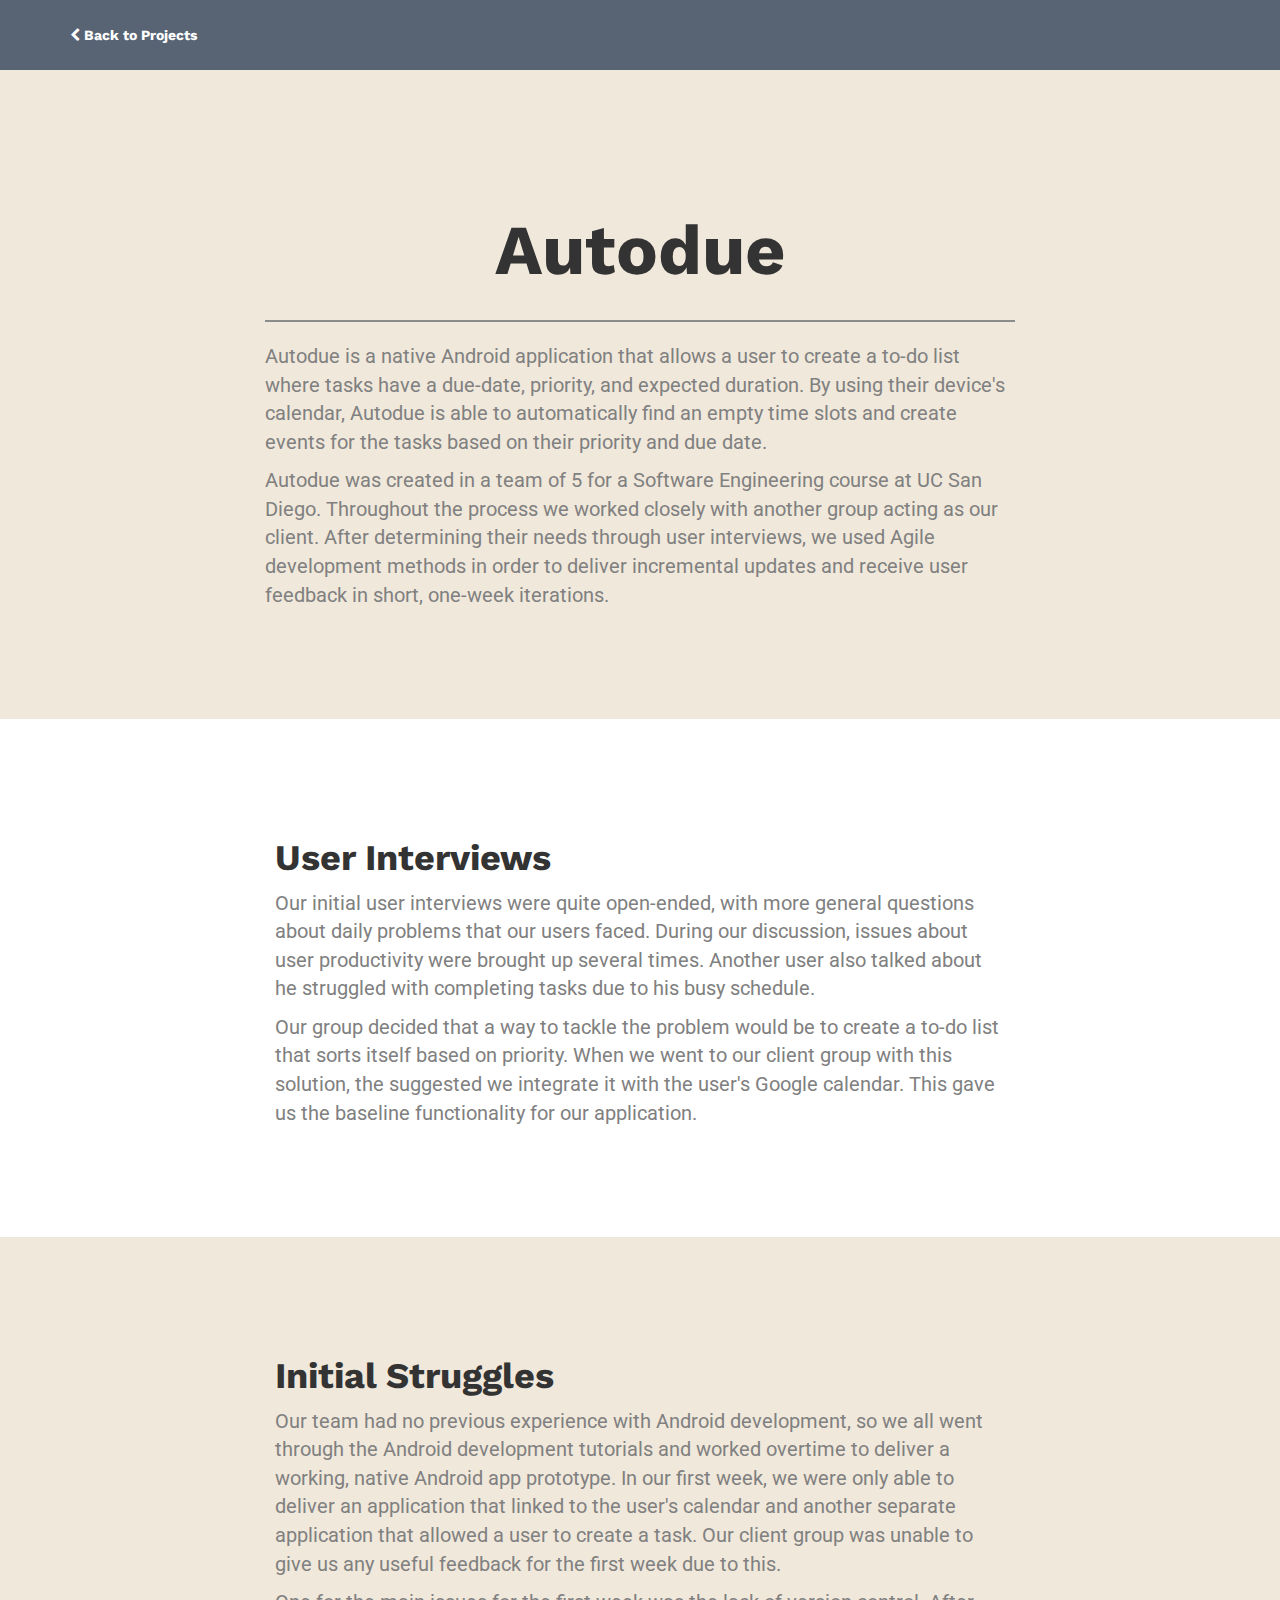
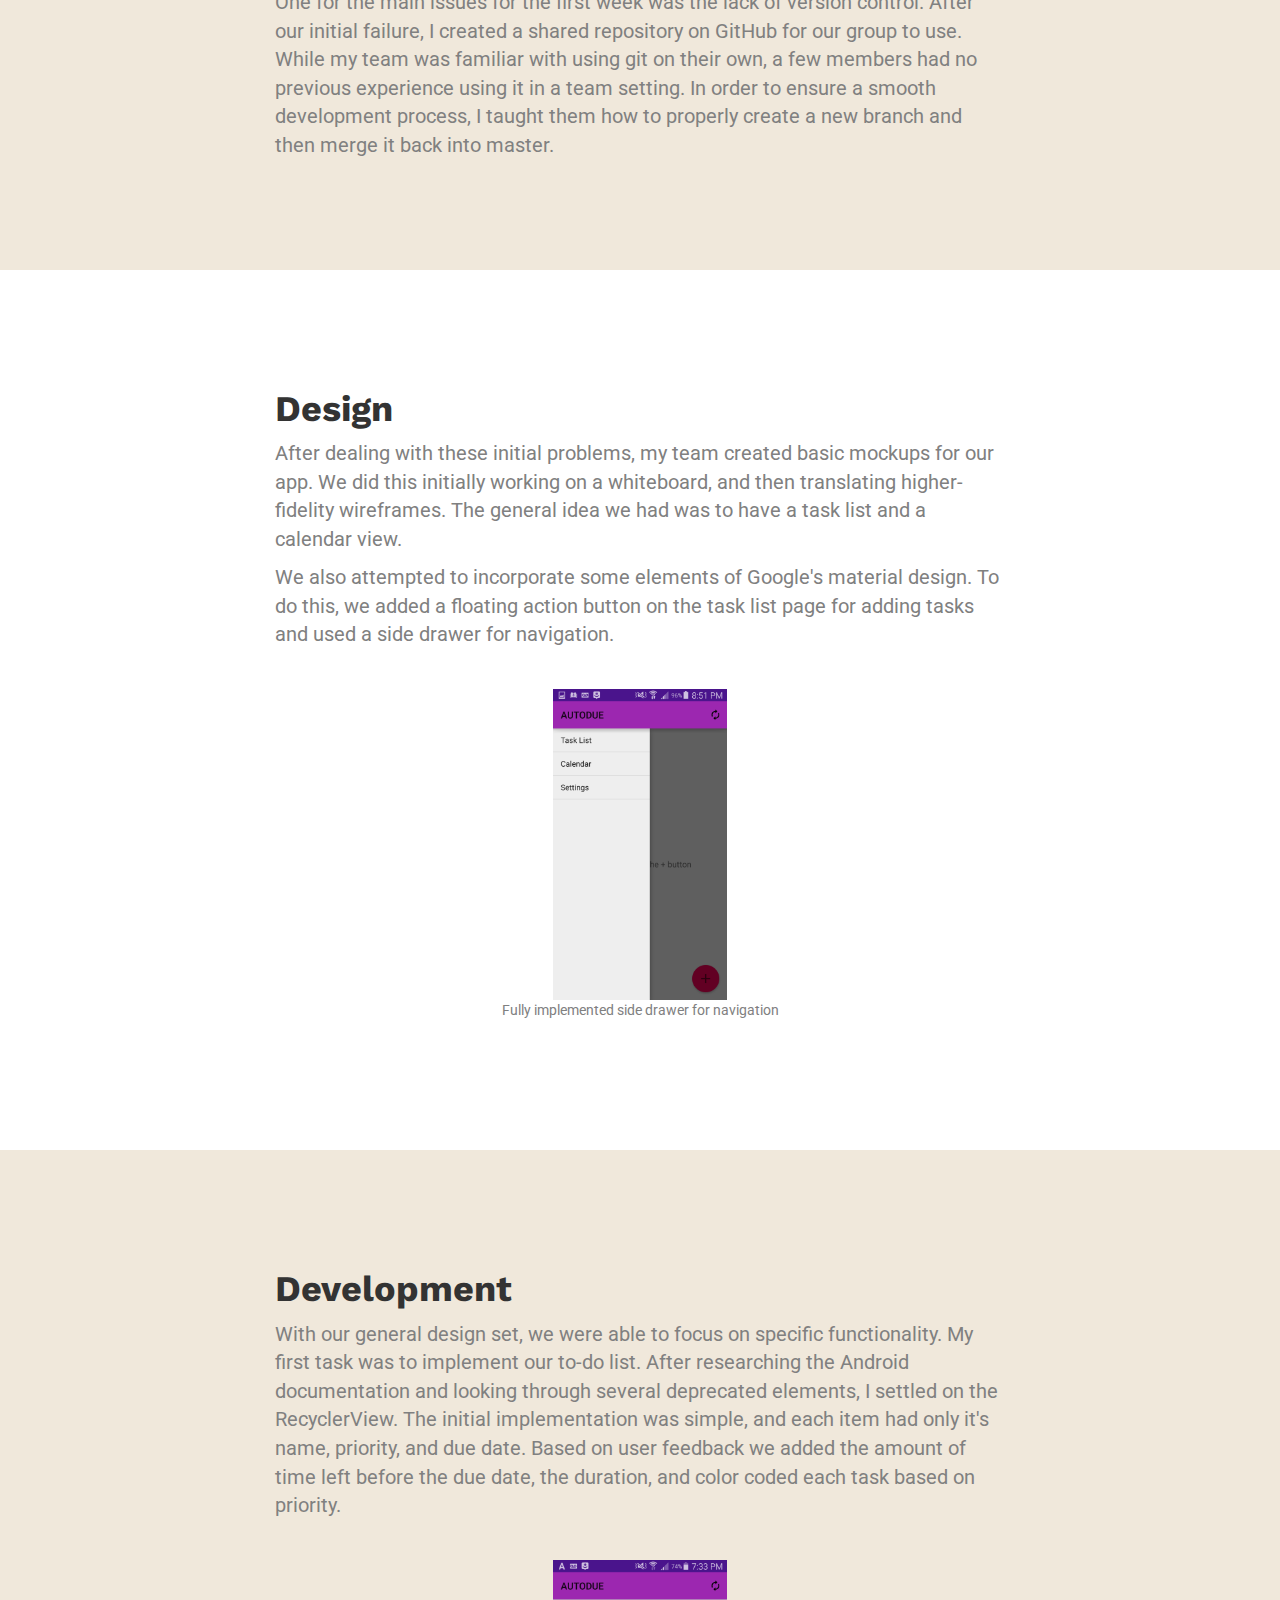
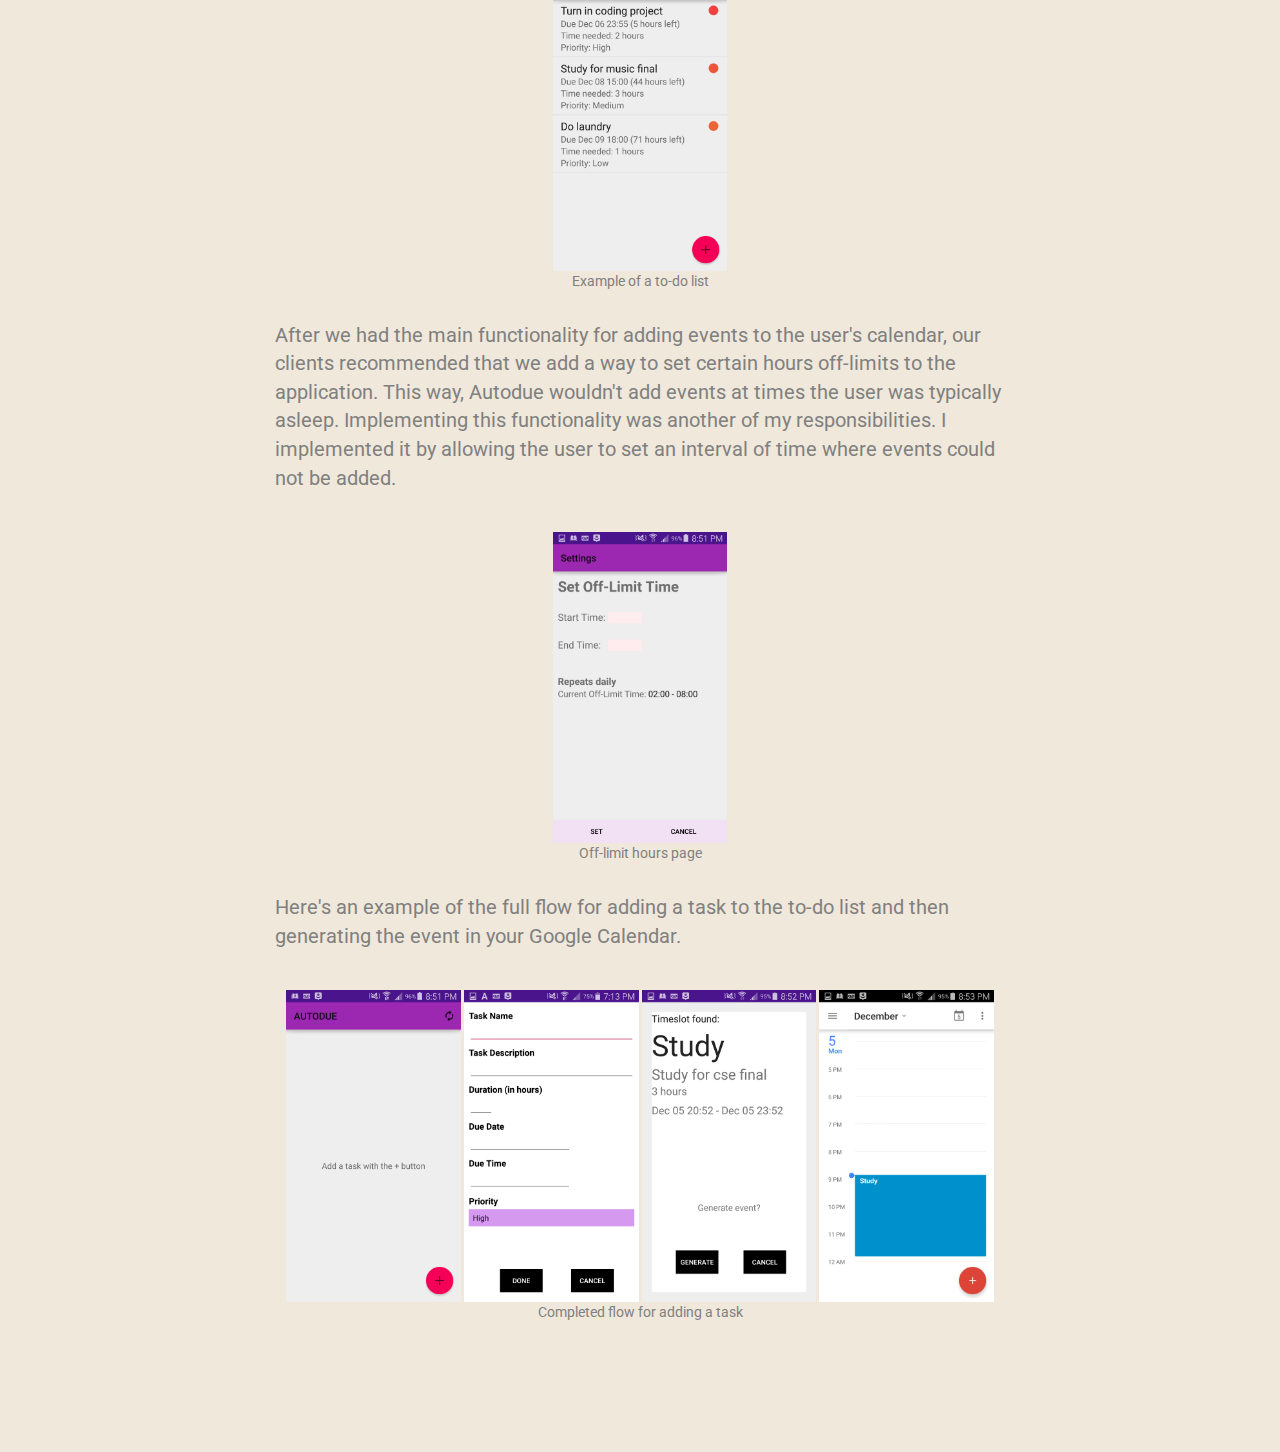
<file: autodue.html>
<!DOCTYPE html>
<html lang="en">

<head>

    <meta charset="utf-8">
    <meta http-equiv="X-UA-Compatible" content="IE=edge">
    <meta name="viewport" content="width=device-width, initial-scale=1">
    <meta name="description" content="">
    <meta name="author" content="">

    <title>Autodue</title>

    <!-- Bootstrap Core CSS -->
    <link href="vendor/bootstrap/css/bootstrap.min.css" rel="stylesheet">

    <!-- Theme CSS -->
    <link href="css/freelancer.css" rel="stylesheet">

    <!-- Custom Fonts -->
    <link href="vendor/font-awesome/css/font-awesome.min.css" rel="stylesheet" type="text/css">
    <link href="https://fonts.googleapis.com/css?family=Work+Sans:300|Roboto:300" rel="stylesheet">

    <!-- HTML5 Shim and Respond.js IE8 support of HTML5 elements and media queries -->
    <!-- WARNING: Respond.js doesn't work if you view the page via file:// -->
    <!--[if lt IE 9]>
        <script src="https://oss.maxcdn.com/libs/html5shiv/3.7.0/html5shiv.js"></script>
        <script src="https://oss.maxcdn.com/libs/respond.js/1.4.2/respond.min.js"></script>
    <![endif]-->

</head>

    <nav id="mainNav" class="navbar navbar-default navbar-fixed-top navbar-custom">
        <div class="container">
            <!-- Brand and toggle get grouped for better mobile display -->

            <a class="navbar-back" href="index.html#portfolio"><i class="fa fa-chevron-left" aria-hidden="true"></i> Back to Projects</a>

        </div>
        <!-- /.container-fluid -->
    </nav>

    <header>
        <div class="container">
            <div class="row">
                <div class="col-lg-8 col-lg-offset-2">
                    <div class="intro-text">
                        <span class="name">Autodue</span>
                        <hr>
                        <p>Autodue is a native Android application that allows a user to create a to-do list where tasks have a due-date, priority, and expected duration. By using their device's calendar, Autodue is able to automatically find an empty time slots and create events for the tasks based on their priority and due date.</p>
                        <p>Autodue was created in a team of 5 for a Software Engineering course at UC San Diego. Throughout the process we worked closely with another group acting as our client. After determining their needs through user interviews, we used Agile development methods in order to deliver incremental updates and receive user feedback in short, one-week iterations.</p>
                    </div>
                </div>
            </div>
        </div>
    </header>

    <section id="portfolio-detail">
        <div class="container">
            <div class="col-lg-8 col-lg-offset-2">
            <h1>User Interviews</h1>
            <p>Our initial user interviews were quite open-ended, with more general questions about daily problems that our users faced. During our discussion, issues about user productivity were brought up several times. Another user also talked about he struggled with completing tasks due to his busy schedule.</p>
            <p>Our group decided that a way to tackle the problem would be to create a to-do list that sorts itself based on priority. When we went to our client group with this solution, the suggested we integrate it with the user's Google calendar. This gave us the baseline functionality for our application.</p>
            </div>
        </div>
    </section>

    <section class="success">
        <div class="container">
            <div class="col-lg-8 col-lg-offset-2">
                <h1>Initial Struggles</h1>
                <p>Our team had no previous experience with Android development, so we all went through the Android development tutorials and worked overtime to deliver a working, native Android app prototype. In our first week, we were only able to deliver an application that linked to the user's calendar and another separate application that allowed a user to create a task. Our client group was unable to give us any useful feedback for the first week due to this.</p>
                <p>One for the main issues for the first week was the lack of version control. After our initial failure, I created a shared repository on GitHub for our group to use. While my team was familiar with using git on their own, a few members had no previous experience using it in a team setting. In order to ensure a smooth development process, I taught them how to properly create a new branch and then merge it back into master.</p>
            </div>
        </div>
    </section>
    <section>
        <div class="container">
            <div class="col-lg-8 col-lg-offset-2">
                <h1>Design</h1>
                <p>After dealing with these initial problems, my team created basic mockups for our app. We did this initially working on a whiteboard, and then translating higher-fidelity wireframes. The general idea we had was to have a task list and a calendar view.</p>
                
                <p>We also attempted to incorporate some elements of Google's material design. To do this, we added a floating action button on the task list page for adding tasks and used a side drawer for navigation.</p>
                <div class="row img-flow">
                    <img src="img/screenshots/autodue_drawer.png">
                </div>
                <div class="caption">
                    <div class="caption-content">
                        <p class="xsmall">Fully implemented side drawer for navigation</p>
                    </div>
                </div>

            </div>
        </div>
    </section>
    <section class ="success">
        <div class="container">
            <div class="col-lg-8 col-lg-offset-2">
                <h1>Development</h1>
                <p>With our general design set, we were able to focus on specific functionality. My first task was to implement our to-do list. After researching the Android documentation and looking through several deprecated elements, I settled on the RecyclerView. The initial implementation was simple, and each item had only it's name, priority, and due date. Based on user feedback we added the amount of time left before the due date, the duration, and color coded each task based on priority.</p>
                <div class="row img-flow">
                    <img src="img/screenshots/autodue_list.png">
                </div>
                <div class="caption">
                    <div class="caption-content">
                        <p class="xsmall">Example of a to-do list</p>
                    </div>
                </div>
                <p>After we had the main functionality for adding events to the user's calendar, our clients recommended that we add a way to set certain hours off-limits to the application. This way, Autodue wouldn't add events at times the user was typically asleep. Implementing this functionality was another of my responsibilities. I implemented it by allowing the user to set an interval of time where events could not be added.</p>
                <div class="row img-flow">
                    <img src="img/screenshots/autodue_offlimit.png">
                </div>
                <div class="caption">
                    <div class="caption-content">
                        <p class="xsmall">Off-limit hours page</p>
                    </div>
                </div>

                <p>Here's an example of the full flow for adding a task to the to-do list and then generating the event in your Google Calendar.</p>
                <div class="row img-flow">
                    <img src="img/screenshots/autodue_homepage_empty.png">
                    <img src="img/screenshots/autodue_new_task.png">
                    <img src="img/screenshots/autodue_generate.png">
                    <img src="img/screenshots/gcalendar.png">
                </div>

                <div class="caption">
                    <div class="caption-content">
                        <p class="xsmall">Completed flow for adding a task</p>
                    </div>
                </div>
            </div>
        </div>
    </section>
</file>
<file: css/freelancer.css>
/*!
 * Start Bootstrap - Freelancer v3.3.7+1 (http://startbootstrap.com/template-overviews/freelancer)
 * Copyright 2013-2016 Start Bootstrap
 * Licensed under MIT (https://github.com/BlackrockDigital/startbootstrap/blob/gh-pages/LICENSE)
 */
body {
  font-family: 'Roboto', 'Helvetica Neue', Helvetica, Arial, sans-serif;
  overflow-x: hidden;
}
p {
  color: #808080;
  font-size: 20px;
}
p.small {
  font-size: 16px;
}
p.xsmall{
  font-size: 14px;
}
a,
a:hover,
a:focus,
a:active,
a.active,
a p:hover,
a p:focus,
a p:active {
  color: #f7882f;
  outline: none;
}
h1,
h2,
h3,
h4,
h5,
h6 {
  font-family: "Work Sans", Helvetica, Arial, sans-serif;
  font-weight: 700;
}
hr{
  border: 1px solid #8c8c8c;
}
header {
  text-align: center;
  background: #f0e8db;
}
header .container {
  padding-top: 100px;
  padding-bottom: 50px;
}
section img{
  margin:auto;
  margin-top: 30px;
  max-width: 175px;
}
header img.img-circle{
  display: block;
  margin: 0 auto 20px;
  max-width: 300px;
}
header .intro-text .name {
  display: block;
  font-family: "Work Sans", Helvetica, Arial, sans-serif;
  font-weight: 700;
  font-size: 2em;
}
header .intro-text .skills {
  color: #8c8c8c;
  font-size: 1.25em;
  font-weight: 300;
}
header .intro-text p{
  text-align:left;
  color:#808080;
}
@media (min-width: 768px) {
  header .container {
    padding-top: 200px;
    padding-bottom: 100px;
  }
  header .intro-text .name {
    font-size: 5em;
  }
  header .intro-text .skills {
    font-size: 1.75em;
  }
}
.navbar-custom {
  background: #586474;
  font-family: "Work Sans", Helvetica, Arial, sans-serif;
  font-weight: 700;
  border: none;
}
.navbar-custom a:focus {
  outline: none;
}
.navbar-custom .navbar-brand,
.navbar-custom .navbar-back {
  color: white;
}
.navbar-custom .navbar-brand:hover,
.navbar-custom .navbar-brand:focus,
.navbar-custom .navbar-brand:active,
.navbar-custom .navbar-brand.active {
  color: white;
}
.navbar-custom .navbar-nav {
  letter-spacing: 1px;
}
.navbar-custom .navbar-nav li a {
  font-size:20px;
  color: white;
}
.navbar-custom .navbar-nav li a:hover,
.navbar-custom .navbar-back:hover{
  color: #f7882f;
  outline: none;
}
.navbar-custom .navbar-nav li a:focus,
.navbar-custom .navbar-nav li a:active {
  color: white;
}
.navbar-custom .navbar-nav li.active a {
  color: white;
  background: #f7882f;
}
.navbar-custom .navbar-nav li.active a:hover,
.navbar-custom .navbar-nav li.active a:focus,
.navbar-custom .navbar-nav li.active a:active {
  color: white;
  background: #f2882f;
}
.navbar-custom .navbar-toggle {
  color: white;
  text-transform: uppercase;
  font-size: 10px;
  border-color: white;
}
.navbar-custom .navbar-toggle:hover,
.navbar-custom .navbar-toggle:focus {
  background-color: #f7882f;
  color: white;
  border-color: #f7882f;
}
@media (min-width: 768px) {
  .navbar-custom {
    padding: 25px 0;
    -webkit-transition: padding 0.3s;
    -moz-transition: padding 0.3s;
    transition: padding 0.3s;
  }
  .navbar-custom .navbar-brand {
    font-size: 2em;
    -webkit-transition: all 0.3s;
    -moz-transition: all 0.3s;
    transition: all 0.3s;
  }
  .navbar-custom.affix {
    padding: 10px 0;
  }
  .navbar-custom.affix .navbar-brand {
    font-size: 1.5em;
  }
}
section {
  padding: 100px 0;
}
section h2 {
  margin: 0;
  font-size: 3em;
}
section.success {
  background: #f0e8db;
}

section ul li{
  color: #808080;
}

section button{
  margin: 0 auto;
}

@media (max-width: 767px) {
  section {
    padding: 75px 0;
  }
  section.first {
    padding-top: 75px;
  }
}

.caption{
  text-align: center;
  margin-bottom:30px;
}
#portfolio .portfolio-item {
  margin: 0 0 15px;
  right: 0;
}
#portfolio .portfolio-item .portfolio-link {
  display: block;
  position: relative;
  max-width: 400px;
  margin: 0 auto;
}
#portfolio .portfolio-item .portfolio-link .caption {
  background: rgba(247, 136, 47, 1);
  position: absolute;
  width: 100%;
  height: 100%;
  opacity: 0;
  transition: all ease 0.5s;
  -webkit-transition: all ease 0.5s;
  -moz-transition: all ease 0.5s;
}
#portfolio .portfolio-item .portfolio-link .caption:hover {
  opacity: 1;
}
#portfolio .portfolio-item .portfolio-link .caption .caption-content {
  position: absolute;
  width: 100%;
  height: 20px;
  font-size: 20px;
  text-align: center;
  top: 50%;
  margin-top: -12px;
  color: white;
}
#portfolio .portfolio-item .portfolio-link .caption .caption-content i {
  margin-top: -12px;
}
#portfolio .portfolio-item .portfolio-link .caption .caption-content h3,
#portfolio .portfolio-item .portfolio-link .caption .caption-content h4 {
  margin: 0;
}
#portfolio * {
  z-index: 2;
}
@media (min-width: 767px) {
  #portfolio .portfolio-item {
    margin: 0 0 30px;
  }
}
.floating-label-form-group {
  position: relative;
  margin-bottom: 0;
  padding-bottom: 0.5em;
  border-bottom: 1px solid #eeeeee;
}
.floating-label-form-group input,
.floating-label-form-group textarea {
  z-index: 1;
  position: relative;
  padding-right: 0;
  padding-left: 0;
  border: none;
  border-radius: 0;
  font-size: 1.5em;
  background: none;
  box-shadow: none !important;
  resize: none;
}
.floating-label-form-group label {
  display: block;
  z-index: 0;
  position: relative;
  top: 2em;
  margin: 0;
  font-size: 0.85em;
  line-height: 1.764705882em;
  vertical-align: middle;
  vertical-align: baseline;
  opacity: 0;
  -webkit-transition: top 0.3s ease,opacity 0.3s ease;
  -moz-transition: top 0.3s ease,opacity 0.3s ease;
  -ms-transition: top 0.3s ease,opacity 0.3s ease;
  transition: top 0.3s ease,opacity 0.3s ease;
}
.floating-label-form-group:not(:first-child) {
  padding-left: 14px;
  border-left: 1px solid #eeeeee;
}
.floating-label-form-group-with-value label {
  top: 0;
  opacity: 1;
}
.floating-label-form-group-with-focus label {
  color: #18BC9C;
}

.row{
  text-align: center;
}
.img{
  display: inline-block;
}
form .row:first-child .floating-label-form-group {
  border-top: 1px solid #eeeeee;
}
footer {
  font-family: "Roboto", Helvetica, Arial, sans-serif;
  color: white;
}
footer h3 {
  margin-bottom: 50px;
}
footer .footer-above {
  padding-top: 50px;
  background-color: #586474;
}
footer .footer-col {
  margin-bottom: 50px;
}
footer .footer-below {
  padding: 25px 0;
  background-color: #373e49;
}
footer p{
  color:white;
}
.btn-outline {
  color: white;
  font-size: 20px;
  border: solid 2px white;
  background: transparent;
  transition: all 0.3s ease-in-out;
  margin-top: -10px;
}
.btn-outline:hover,
.btn-outline:focus,
.btn-outline:active,
.btn-outline.active {
  color: #f7882f;
  background: white;
  border: solid 2px white;
}
.btn-primary {
  color: white;
  background-color: #2C3E50;
  border-color: #2C3E50;
  font-weight: 700;
}
.btn-primary:hover,
.btn-primary:focus,
.btn-primary:active,
.btn-primary.active,
.open .dropdown-toggle.btn-primary {
  color: white;
  background-color: #1a242f;
  border-color: #161f29;
}
.btn-primary:active,
.btn-primary.active,
.open .dropdown-toggle.btn-primary {
  background-image: none;
}
.btn-primary.disabled,
.btn-primary[disabled],
fieldset[disabled] .btn-primary,
.btn-primary.disabled:hover,
.btn-primary[disabled]:hover,
fieldset[disabled] .btn-primary:hover,
.btn-primary.disabled:focus,
.btn-primary[disabled]:focus,
fieldset[disabled] .btn-primary:focus,
.btn-primary.disabled:active,
.btn-primary[disabled]:active,
fieldset[disabled] .btn-primary:active,
.btn-primary.disabled.active,
.btn-primary[disabled].active,
fieldset[disabled] .btn-primary.active {
  background-color: #2C3E50;
  border-color: #2C3E50;
}
.btn-primary .badge {
  color: #2C3E50;
  background-color: white;
}
.btn-success {
  color: #808080;
  background-color: white;
  border-color: #2C3E50;
  font-weight: 700;
}
.btn-success:hover,
.btn-success:focus,
.btn-success:active,
.btn-success.active,
.open .dropdown-toggle.btn-success {
  color: white;
  background-color: #f7882f;
  border-color: #2C3E50;
}
.btn-success:active,
.btn-success.active,
.btn-success:active:focus,
.open .dropdown-toggle.btn-success {
  background-image: none;
}
.btn-success.disabled,
.btn-success[disabled],
fieldset[disabled] .btn-success,
.btn-success.disabled:hover,
.btn-success[disabled]:hover,
fieldset[disabled] .btn-success:hover,
.btn-success.disabled:focus,
.btn-success[disabled]:focus,
fieldset[disabled] .btn-success:focus,
.btn-success.disabled:active,
.btn-success[disabled]:active,
fieldset[disabled] .btn-success:active,
.btn-success.disabled.active,
.btn-success[disabled].active,
fieldset[disabled] .btn-success.active {
  background-color: #f7882f;
  border-color: #18BC9C;
}
.btn-success .badge {
  color: #18BC9C;
  background-color: white;
}
.btn-social {
  display: inline-block;
  height: 50px;
  width: 50px;
  border: 2px solid white;
  border-radius: 100%;
  text-align: center;
  font-size: 20px;
  line-height: 45px;
}
.btn:focus,
.btn:active,
.btn.active {
  outline: none;
}
.btn-secondary{
  color: #2C3E50;
  border-color: #2C3E50;
}
.btn-secondary:hover,
.btn-secondary:focus,
.btn-secondary:active{
  color:white;
  background-color: #f7882f;
  border-color:white;
}
.scroll-top {
  position: fixed;
  right: 2%;
  bottom: 2%;
  width: 50px;
  height: 50px;
  z-index: 1049;
}
.scroll-top .btn {
  font-size: 20px;
  width: 50px;
  height: 50px;
  border-radius: 100%;
  line-height: 28px;
}
.scroll-top .btn:focus {
  outline: none;
}
.portfolio-modal .modal-content {
  border-radius: 0;
  background-clip: border-box;
  -webkit-box-shadow: none;
  box-shadow: none;
  border: none;
  min-height: 100%;
  padding: 100px 0;
  text-align: center;
}
.portfolio-modal .modal-content h2 {
  margin: 0;
  font-size: 3em;
}

.portfolio-modal .modal-content .modal-body p {
  text-align: left;
}
.portfolio-modal .modal-content img {
  /*position: relative;*/
  margin:auto;
  margin-bottom: 30px;

}
.portfolio-modal .modal-content img.screenshots {
  /*position: relative;*/
  margin:auto;
  margin-bottom: 30px;
  max-width:200px;

}
.portfolio-modal .modal-content .item-details {
  margin: 30px 0;
}
.portfolio-modal .close-modal {
  position: absolute;
  width: 75px;
  height: 75px;
  background-color: transparent;
  top: 25px;
  right: 25px;
  cursor: pointer;
}
.portfolio-modal .close-modal:hover {
  opacity: 0.3;
}
.portfolio-modal .close-modal .lr {
  height: 75px;
  width: 1px;
  margin-left: 35px;
  background-color: #2C3E50;
  transform: rotate(45deg);
  -ms-transform: rotate(45deg);
  /* IE 9 */
  -webkit-transform: rotate(45deg);
  /* Safari and Chrome */
  z-index: 1051;
}
.portfolio-modal .close-modal .lr .rl {
  height: 75px;
  width: 1px;
  background-color: #2C3E50;
  transform: rotate(90deg);
  -ms-transform: rotate(90deg);
  /* IE 9 */
  -webkit-transform: rotate(90deg);
  /* Safari and Chrome */
  z-index: 1052;
}
.portfolio-modal .modal-backdrop {
  opacity: 0;
  display: none;
}

.copyright {
    font-family: Arial,
         "Helvetica Neue",
         Helvetica,
         sans-serif;
}
</file>
